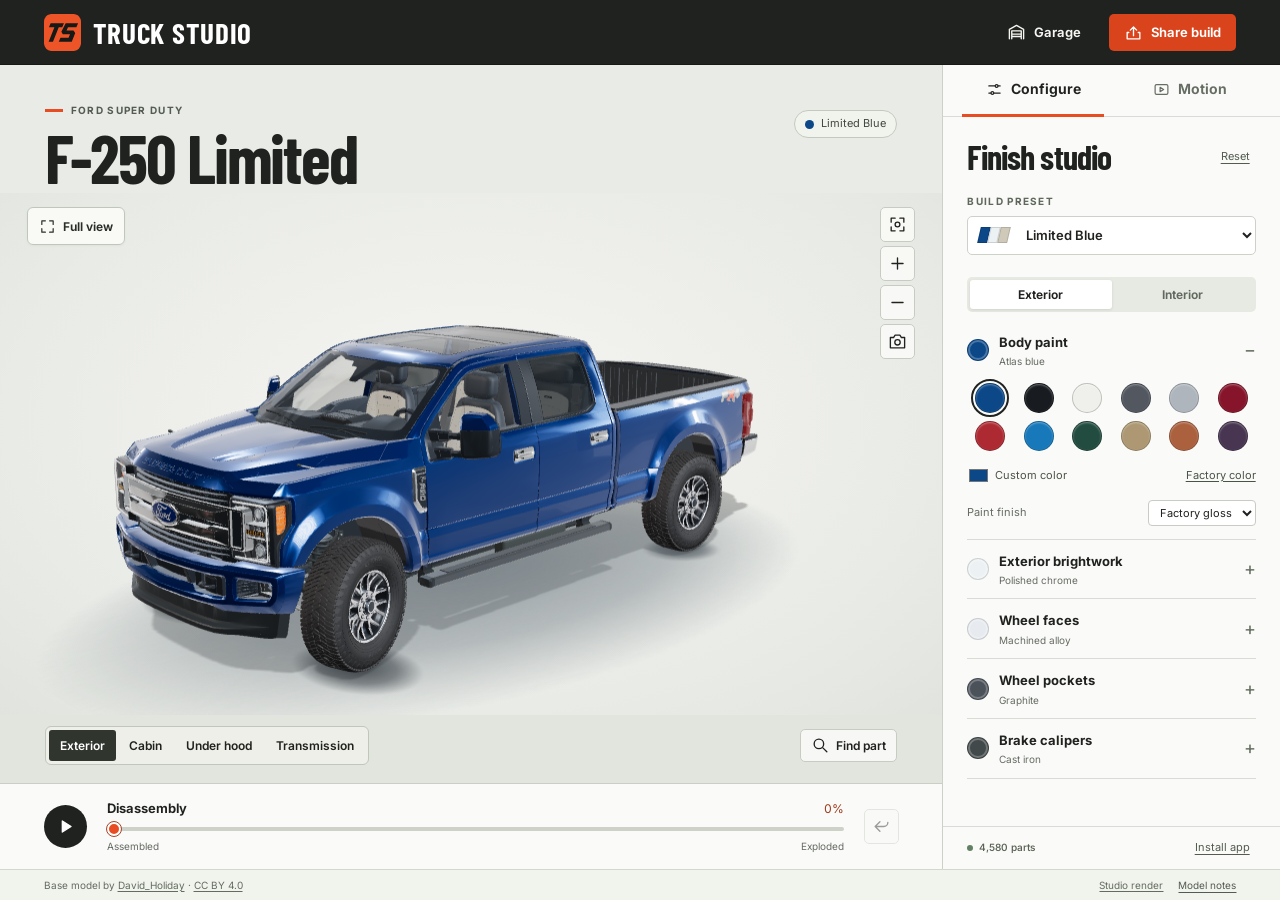
<file: index.html>
<!doctype html>
<html lang="en">
<head>
  <meta charset="utf-8"><meta name="viewport" content="width=device-width,initial-scale=1,viewport-fit=cover">
  <meta name="theme-color" content="#20221f"><meta name="apple-mobile-web-app-capable" content="yes"><meta name="apple-mobile-web-app-title" content="Truck Studio">
  <title>F-250 Super Duty · Truck Studio</title><meta name="description" content="Customize a Ford F-250 Limited, fly through its powertrain and take apart 4,580 individually moving pieces.">
  <meta property="og:type" content="website"><meta property="og:site_name" content="Truck Studio"><meta property="og:title" content="F-250 Limited · Truck Studio"><meta property="og:description" content="Open a custom build, fly under the hood and explore 4,580 moving parts."><meta property="og:image" content="https://stzsystems.github.io/truck-studio/share-preview.jpg"><meta property="og:image:width" content="1200"><meta property="og:image:height" content="630"><meta name="twitter:card" content="summary_large_image">
  <link rel="preload" href="./truck-c9411c908739.gz" as="fetch" crossorigin><link rel="icon" href="./studio-icon.svg" type="image/svg+xml"><link rel="apple-touch-icon" href="./app-180.png"><link rel="manifest" href="./app.webmanifest">
  <link rel="preload" as="font" href="./barlow-condensed-latin-700-normal.woff2" type="font/woff2" crossorigin><link rel="stylesheet" href="./viewer.css"><link rel="stylesheet" href="./full-view.css">
</head>
<body>
  <svg class="sprite" xmlns="http://www.w3.org/2000/svg" aria-hidden="true">
    <symbol id="garage-ico" viewBox="0 0 24 24"><path d="M3 20V8l9-5 9 5v12M6 20V10h12v10M7 14h10M7 17h10"/></symbol>
    <symbol id="share-ico" viewBox="0 0 24 24"><path d="m8 9 4-4 4 4m-4-4v11M6 12H4v8h16v-8h-2"/></symbol>
    <symbol id="tune" viewBox="0 0 24 24"><path d="M4 7h9m4 0h3M4 17h3m4 0h9"/><circle cx="15" cy="7" r="2"/><circle cx="9" cy="17" r="2"/></symbol>
    <symbol id="movie" viewBox="0 0 24 24"><rect x="3" y="5" width="18" height="14" rx="2"/><path d="m10 9 5 3-5 3z"/></symbol>
    <symbol id="fit" viewBox="0 0 24 24"><path d="M9 4H4v5m11-5h5v5M4 15v5h5m11-5v5h-5"/><circle cx="12" cy="12" r="3"/></symbol>
    <symbol id="plus" viewBox="0 0 24 24"><path d="M12 5v14M5 12h14"/></symbol><symbol id="minus" viewBox="0 0 24 24"><path d="M5 12h14"/></symbol>
    <symbol id="play-icon" viewBox="0 0 24 24"><path d="m8 5 11 7-11 7z" fill="currentColor"/></symbol><symbol id="pause" viewBox="0 0 24 24"><path d="M9 6v12m6-12v12" stroke-width="3.5"/></symbol>
    <symbol id="fold" viewBox="0 0 24 24"><path d="m10 6-6 6 6 6M4 12h11a5 5 0 0 0 5-5"/></symbol>
    <symbol id="camera" viewBox="0 0 24 24"><path d="M3 7h4l2-3h6l2 3h4v13H3z"/><circle cx="12" cy="13" r="3.4"/></symbol>
    <symbol id="search" viewBox="0 0 24 24"><circle cx="10" cy="10" r="6"/><path d="m15 15 5 5"/></symbol>
    <symbol id="arrow" viewBox="0 0 24 24"><path d="m7 17 10-10M8 7h9v9"/></symbol>
    <symbol id="layers" viewBox="0 0 24 24"><path d="m12 3 9 5-9 5-9-5Zm-9 9 9 5 9-5M3 16l9 5 9-5"/></symbol>
  </svg>
  <header class="mast"><div class="identity"><img src="./studio-icon.svg" width="37" height="37" alt=""><strong>TRUCK STUDIO</strong></div>
    <div class="mast-actions"><button class="garage-launch" data-open-garage><svg><use href="#garage-ico"/></svg>Garage</button><button id="share" class="share"><svg><use href="#share-ico"/></svg><span>Share build</span></button></div>
  </header>
  <main class="workspace">
    <section class="visual">
      <div class="scene-head"><div><p class="eyebrow"><i></i> FORD SUPER DUTY</p><h1>F-250 <span>Limited</span></h1></div><div class="build-tag"><span class="paint-dot"></span><span id="build-name">Limited Blue</span></div></div>
      <div id="stage" aria-label="Interactive vehicle"><img id="poster" alt="Blue Ford F-250 Limited with chrome trim" src="./truck-preview.webp" fetchpriority="high">
        <canvas id="view" tabindex="0" aria-label="3D truck. Drag to orbit and pinch or scroll to zoom."></canvas>
        <div id="stage-tools" hidden><button id="home" title="Fit view" aria-label="Reset view" disabled><svg><use href="#fit"/></svg></button><button id="zoom-in" title="Zoom in" aria-label="Zoom in"><svg><use href="#plus"/></svg></button><button id="zoom-out" title="Zoom out" aria-label="Zoom out"><svg><use href="#minus"/></svg></button><button id="capture" title="Save this view as a photo" aria-label="Save configured photo"><svg><use href="#camera"/></svg></button></div>
        <div id="message" role="status"><span class="spinner"></span><strong>Loading 3D model</strong><small id="status-progress"></small></div>
        <div id="picked" hidden role="status"></div><div id="focus-bar" hidden><button id="prev-part" aria-label="Previous part">‹</button><div><small id="focus-position"></small><strong id="focus-label"></strong></div><button id="next-part" aria-label="Next part">›</button><button id="overview" aria-label="Return to overview">×</button></div>
        <div id="tour-caption" hidden><i></i><span id="shot-name"></span></div>
      </div>
      <div class="camera-strip"><div class="camera-tabs" aria-label="Camera views"><button data-view="" aria-pressed="true">Exterior</button><button data-view="dash-console">Cabin</button><button data-view="underhood">Under hood</button><button data-view="gearbox">Transmission</button></div><div class="browse-wrap"><button id="browse" aria-label="Find a part" aria-expanded="false" aria-controls="parts-panel"><svg><use href="#search"/></svg><span>Find part</span></button>
        <section id="parts-panel" hidden><input id="part-search" type="search" aria-label="Search parts" placeholder="Find a part or assembly"><small id="result-count"></small><div id="part-results"></div></section></div></div>
      <section class="transport" aria-label="Disassembly controls"><button id="play" class="play" aria-label="Play disassembly" disabled><svg><use href="#play-icon"/></svg></button><div class="slider-block"><div class="slider-heading"><label id="slider-label" for="explode">Disassembly</label><span id="scrub-phase" hidden></span><span id="ride-steps" hidden><button type="button" id="ride-prev" aria-label="Previous part on the route" title="Previous part"><svg viewBox="0 0 20 20" aria-hidden="true"><path d="m12 5-5 5 5 5"/></svg></button><button type="button" id="ride-next" aria-label="Next part on the route" title="Next part"><svg viewBox="0 0 20 20" aria-hidden="true"><path d="m8 5 5 5-5 5"/></svg></button></span><output id="percent" for="explode">0%</output></div><input id="explode" type="range" min="0" max="1000" step="1" value="0" style="--progress:0%" disabled><div class="scale"><span>Assembled</span><button type="button" id="overview-mark" hidden title="Show the complete formation">Overview</button><span id="end-label">Exploded</span></div></div><button id="reverse" title="Reassemble" aria-label="Reassemble truck" disabled><svg><use href="#fold"/></svg></button></section>
    </section>
    <aside class="workbench"><div class="mode-tabs" aria-label="Workspace"><button data-mode="finish" aria-pressed="true"><svg><use href="#tune"/></svg>Configure</button><button data-mode="motion" aria-pressed="false"><svg><use href="#movie"/></svg>Motion</button></div>
      <section id="finish-panel" class="side-content"><div class="section-heading"><h2>Finish studio</h2><button id="reset-finish" class="text-btn">Reset</button></div>
        <label class="field-label" for="preset">Build preset</label><div class="preset-field"><div id="preset-chips"></div><select id="preset"></select></div>
        <div id="finish-sections" class="segments"><button data-section="Exterior" aria-pressed="true">Exterior</button><button data-section="Interior" aria-pressed="false">Interior</button></div><div id="channels"></div>
      </section>
      <section id="motion-panel" class="side-content" hidden><div class="section-heading"><h2>Motion studio</h2></div><label class="field-label" for="assembly">Inspection view</label><select id="assembly" class="field"><option value="">Whole truck</option></select>
        <label class="field-label" for="layout">Layout</label><select id="layout" class="field"><option value="exploded">Exploded</option><option value="line">Line flyby → FORD</option><option value="wall">Parts wall</option><option value="rings">Rings → flower</option></select>
        <h3 class="space-top">Guided tours</h3><div id="tour-list"></div>
        <div id="tour-player" hidden><div><button id="tour-toggle" aria-label="Pause tour">Pause</button><button id="tour-stop">Exit tour</button></div><input id="tour-time" type="range" min="0" max="1000" value="0" aria-label="Tour position"></div>
      </section>
      <div class="workbench-foot"><span><i></i><b id="part-count">4,580 parts</b></span><button id="install-app">Install app</button></div>
    </aside>
  </main>
  <footer><span>Base model by <a href="https://sketchfab.com/3d-models/ford-f250-8a0871ede6a149559f4629805439e228" target="_blank" rel="noopener">David_Holiday</a> · <a href="https://creativecommons.org/licenses/by/4.0/" target="_blank" rel="noopener">CC BY 4.0</a></span><div><a class="photo-link" href="./F250-studio.jpg" target="_blank" rel="noopener">Studio render</a><button id="references">Model notes</button></div></footer>
  <dialog id="share-dialog" class="studio-dialog"><form method="dialog"><h2>Share build</h2><button aria-label="Close">×</button></form><p>Anyone with this link can open these finishes and this view.</p><label class="field-label" for="share-url">Public build link</label><input id="share-url" readonly><div class="dialog-actions"><button id="copy-link" class="primary">Copy link</button><button id="system-share">Send…</button></div></dialog>
  <dialog id="install-dialog" class="studio-dialog"><form method="dialog"><h2>Install Truck Studio</h2><button aria-label="Close">×</button></form><div class="install-head"><img src="./app-180.png" alt="" width="58" height="58"><p id="install-help"></p></div></dialog>
  <div id="toast" role="status" hidden></div>
  <dialog id="reference-dialog" class="studio-dialog"><form method="dialog"><h2>Model notes</h2><button aria-label="Close notes">×</button></form>
<p>The blue Limited crew cab follows the supplied truck and photos. The diesel and transmission use the 2026 Super Duty powertrain pairing. Internal castings, bearing counts, routing and clearances are reconstructed to fit this model.</p>
<p>The parts counter counts individually movable objects. It includes separate rollers, seals and fasteners inside larger service assemblies.</p>
<ul>
<li><a href="https://www.fromtheroad.ford.com/content/dam/fordmediasite/us/en/library/2026/specs/2026_Super_Duty_Pickups_Technical_Specifications_FINAL.pdf" target="_blank" rel="noopener">Ford · 2026 Super Duty technical specifications</a></li>
<li><a href="https://www.fordservicecontent.com/Ford_Content/Catalog/service_tip_files/Replaced_67CTB03_MCS6720.pdf" target="_blank" rel="noopener">Ford/Motorcraft · illustrated 2023 6.7L diesel engine guide</a></li><li><a href="https://www.sonnax.com/tech_resources/1618-ford-10r140-valve-body-layout" target="_blank" rel="noopener">Sonnax · 10R140 valve-body diagram</a></li>
<li><a href="https://www.raybestospowertrain.com/friction-clutch-packs/rgpz-276" target="_blank" rel="noopener">Raybestos · diesel friction plates</a> and <a href="https://www.raybestospowertrain.com/steel-clutch-packs/stmford21" target="_blank" rel="noopener">steel plates</a></li>
<li><a href="https://spicerparts.com/ford/super-duty/2017-current" target="_blank" rel="noopener">Dana Spicer · Super Duty axles and driveshaft components</a></li>
<li><a href="https://www.ford.com/cl/parts/body/glass-windows-and-related-components/ford/f250-super-duty/2022?currentPage=1" target="_blank" rel="noopener">Ford · crew-cab window components</a></li></ul>
<a class="blend-link" href="./F250-Chrome-Studio.blend" download>Download Blender scene</a></dialog>
  <script type="module" src="./viewer-MPRLCJ46.js"></script>
</body></html>
</file>
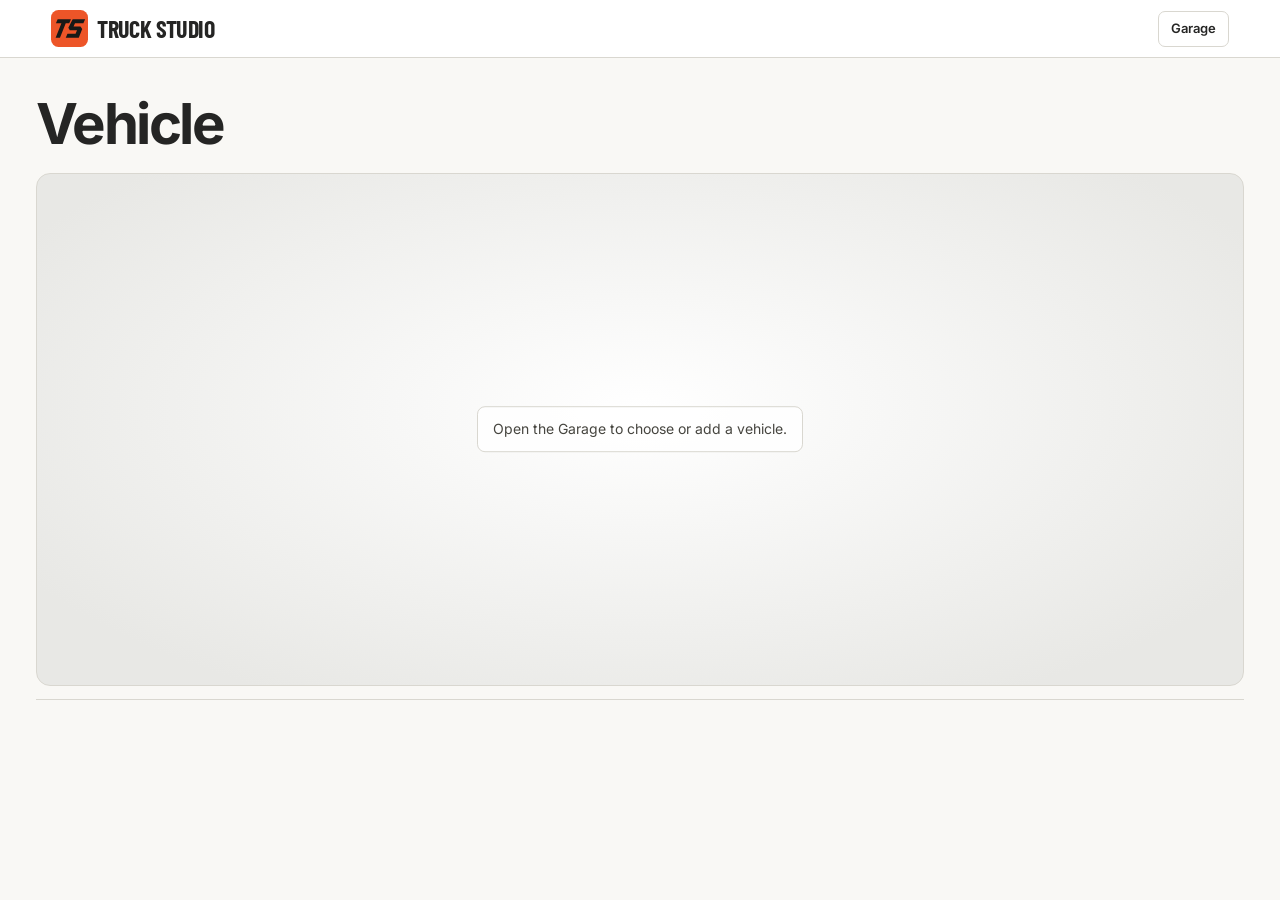
<file: vehicle.html>
<!doctype html>
<html lang="en">
<head>
  <meta charset="utf-8">
  <meta name="viewport" content="width=device-width, initial-scale=1">
  <meta name="theme-color" content="#f9f8f5">
  <title>Vehicle · Truck Studio</title>
  <link rel="icon" href="./studio-icon.svg" type="image/svg+xml">
  <link rel="apple-touch-icon" href="./app-180.png">
  <link rel="manifest" href="./app.webmanifest">
  <link rel="stylesheet" href="./garage.css" data-garage-style>
</head>
<body class="vehicle-page">
  <header class="vehicle-header">
    <a class="vehicle-home" href="./"><img src="./studio-icon.svg" width="37" height="37" alt=""><strong>TRUCK STUDIO</strong></a>
    <button type="button" data-open-garage>Garage</button>
  </header>
  <main class="vehicle-wrap">
    <div class="vehicle-titles"><div><h1 id="vehicle-name">Vehicle</h1><p id="vehicle-meta" class="vehicle-meta"></p></div></div>
    <section class="vehicle-stage" id="vehicle-stage" aria-label="3D vehicle viewer">
      <canvas id="vehicle-canvas" aria-label="Drag to orbit the 3D vehicle, scroll or pinch to zoom" tabindex="0"></canvas>
      <div class="vehicle-message" id="vehicle-message" role="status">Loading vehicle…</div>
    </section>
    <div class="vehicle-tools" id="vehicle-controls" hidden>
      <button id="vehicle-reset" type="button">Reset view</button>
      <button id="vehicle-orbit" type="button" aria-pressed="false">Orbit</button>
      <button id="vehicle-fullscreen" type="button">Fullscreen</button>
      <label id="vehicle-separation" hidden>Separate<input id="vehicle-spread" type="range" min="0" max="100" value="0" step="1"><output id="vehicle-percent">0%</output></label>
      <label id="vehicle-clips" hidden>Animation<select id="vehicle-clip"></select></label>
      <button type="button" id="vehicle-play" hidden>Play clip</button>
    </div>
    <div class="vehicle-info"><p id="vehicle-notes"></p>
      <div class="vehicle-buttons"><button class="vehicle-primary" id="vehicle-add" hidden>Add to garage</button><button type="button" id="vehicle-share" hidden>Copy link</button><button type="button" id="vehicle-publish" hidden>Publish to public garage</button></div></div>
    <p id="vehicle-owner-note" class="vehicle-status" hidden></p>
    <div class="vehicle-status" id="vehicle-status" role="status"></div>
  </main>
  <script type="module" src="./garage-vehicle-JNJ4KLIV.js"></script>
</body>
</html>
</file>
<file: viewer.css>
@font-face{font-family:Inter;src:url('./inter.woff2') format('woff2');font-weight:100 900;font-display:swap}
@font-face{font-family:Barlow Condensed;src:url('./barlow-condensed-latin-700-normal.woff2') format('woff2');font-weight:700;font-display:swap}
:root{--ink:#20221f;--muted:#666b64;--line:#d9dcd5;--accent:#e84c22;--orange:#f66537;--paper:#fafbf8;--display:'Barlow Condensed','Arial Narrow',sans-serif;font:14px/1.45 Inter,Arial,sans-serif;color:var(--ink);background:#f1f2ec}
*{box-sizing:border-box}body{margin:0;min-height:100dvh;display:flex;flex-direction:column}button,select,input{font:inherit;color:inherit}button,select{cursor:pointer}button{border:0;background:none}button:disabled,input:disabled{opacity:.43;cursor:default}button:focus-visible,select:focus-visible,a:focus-visible,input:focus-visible,canvas:focus-visible,summary:focus-visible{outline:3px solid #d84d25;outline-offset:3px}svg{display:block;width:19px;height:19px;fill:none;stroke:currentColor;stroke-width:1.7;stroke-linecap:round;stroke-linejoin:round}.sprite,[hidden]{display:none!important}h1,h2,h3,p{margin:0}img{display:block}a{color:inherit}
.mast{background:#20221f;color:white;height:65px;padding:0 clamp(18px,3.4vw,62px);display:flex;align-items:center;justify-content:space-between;border-bottom:1px solid #181917}.identity,.mast-actions,.mast button,.mode-tabs button,.workbench-foot,.camera-strip,.camera-tabs,.slider-heading,.scale,.scene-head,.section-heading,.build-tag,.dialog-actions,.install-head{display:flex;align-items:center}.identity{gap:12px}.identity img{border-radius:6px}.identity strong{font:700 29px/1 var(--display);letter-spacing:.025em}.mast-actions{gap:13px}.mast button{gap:8px;font-weight:650;font-size:13px;height:37px;border-radius:5px;padding:0 15px}.garage-launch{color:#f6f7f3}.mast .share,.primary{color:white;background:#d9441d}.mast .share:hover,.primary:hover{background:#bd3817}
.workspace{display:grid;grid-template-columns:minmax(0,1fr) clamp(310px,26.4vw,408px);flex:1;min-height:0}.visual{display:flex;flex-direction:column;min-width:0;background:#e7e9e4}.scene-head{padding:clamp(22px,3vw,46px) clamp(20px,3.5vw,62px) 0;justify-content:space-between;gap:12px;background:#e9ebe7}.eyebrow,.field-label,.workbench h3,.channel-cat{font-size:10px;font-weight:720;letter-spacing:.13em;text-transform:uppercase}.eyebrow{color:#555d53;display:flex;align-items:center;gap:8px}.eyebrow i{display:inline-block;width:18px;height:3px;background:var(--accent)}h1{font:700 clamp(48px,5.3vw,88px)/.98 var(--display);letter-spacing:-.03em;margin:6px 0 3px}.build-tag{align-self:flex-start;margin-top:7px;gap:7px;color:#42483f;border:1px solid #c4c9bf;border-radius:25px;background:#f4f5efc9;padding:5px 10px;font-size:11px;white-space:nowrap}.paint-dot{width:9px;height:9px;border-radius:50%;background:#0c4888}
#stage{position:relative;isolation:isolate;overflow:hidden;flex:1;min-height:300px;background:radial-gradient(ellipse at 50% 44%,#f5f5f0 4%,#e9ebe7 69%,#e1e4de 100%)}canvas,#poster{position:absolute;inset:0;width:100%;height:100%;display:block}canvas{touch-action:none;cursor:grab}canvas:active{cursor:grabbing}#poster{object-fit:contain;pointer-events:none;z-index:1;background:#e9ebe7}#stage-tools{position:absolute;z-index:2;right:clamp(12px,2.1vw,34px);top:14px;display:grid;gap:4px}#stage-tools button,.camera-strip #browse,#reverse{background:#f9faf7ed;border:1px solid #c6ccc2;border-radius:5px;display:grid;place-items:center;width:35px;height:35px}#stage-tools button:hover,#reverse:hover:enabled{background:white;border-color:#8b9589}#message{position:absolute;z-index:3;left:50%;bottom:10%;transform:translateX(-50%);display:flex;align-items:center;gap:8px;background:#fffefaed;border:1px solid var(--line);padding:8px 13px;border-radius:25px;color:var(--muted);font-size:12px}#message strong{font-weight:600}.spinner{width:14px;height:14px;border:2px solid #cdd0c8;border-top-color:var(--accent);border-radius:50%;animation:spin 1s linear infinite}@keyframes spin{to{transform:rotate(360deg)}}#message button{font-weight:700;text-decoration:underline}
.camera-strip{justify-content:space-between;gap:8px;padding:12px clamp(15px,3.5vw,60px) 18px;background:#e2e5de}.camera-tabs{background:#f4f5efa8;border:1px solid #c0c6bc;border-radius:6px;padding:3px;gap:2px}.camera-tabs button{font-size:12px;font-weight:600;white-space:nowrap;padding:7px 11px;border-radius:3px}.camera-tabs button[aria-pressed=true]{background:#30352e;color:white}.browse-wrap{position:relative}.camera-strip #browse{width:auto;display:flex;gap:6px;padding:0 10px;height:33px;font-size:12px;font-weight:600}
.transport{display:flex;align-items:center;gap:20px;background:var(--paper);border-top:1px solid #c9cfc4;padding:15px clamp(18px,3.4vw,60px)}.play{border-radius:50%;width:43px;height:43px;flex:none;display:grid;place-items:center;background:var(--ink);color:white}.play svg{width:19px}.slider-block{flex:1;min-width:0}.slider-heading,.scale{justify-content:space-between}.slider-heading label{font-size:13px;font-weight:670}.slider-heading output{color:#9d371a;font-size:12px;font-variant-numeric:tabular-nums}.scale{font-size:10px;color:var(--muted)}input[type=range]{appearance:none;display:block;width:100%;margin:0;height:21px;background:transparent;cursor:pointer}input[type=range]::-webkit-slider-runnable-track{height:4px;border-radius:4px;background:linear-gradient(to right,var(--accent) var(--progress,0%),#cdd1c8 var(--progress,0%))}input[type=range]::-webkit-slider-thumb{appearance:none;background:var(--accent);width:14px;height:14px;border:2px solid white;outline:1px solid #a44528;border-radius:50%;margin-top:-5px}input[type=range]::-moz-range-track{height:4px;background:#cdd1c8}input[type=range]::-moz-range-progress{height:4px;background:var(--accent)}input[type=range]::-moz-range-thumb{background:var(--accent);border:2px solid white;border-radius:50%}
.workbench{background:var(--paper);border-left:1px solid #cbd1c7;display:flex;flex-direction:column;min-width:0}.mode-tabs{display:flex;flex:none;border-bottom:1px solid var(--line);padding:0 19px;gap:15px}.mode-tabs button{height:52px;justify-content:center;gap:8px;flex:1;font-weight:670;color:#666d63;border-bottom:3px solid transparent;margin-bottom:-1px}.mode-tabs button[aria-pressed=true]{border-color:var(--accent);color:var(--ink)}.mode-tabs svg{width:17px}.side-content{padding:23px clamp(17px,1.9vw,30px) 14px;overflow-y:auto;scrollbar-width:thin;flex:1}.section-heading{justify-content:space-between;margin-bottom:20px}.section-heading h2,.studio-dialog h2{font:700 34px/1 var(--display);letter-spacing:-.025em}.text-btn,.workbench-foot button,footer button{font-size:11px;color:#535c50;text-decoration:underline;text-underline-offset:3px}.field-label,.workbench h3{display:block;color:#60685d;margin-bottom:7px}.preset-field{position:relative}.field,.preset-field select{width:100%;height:39px;border:1px solid #cdd2c8;background:white;border-radius:5px;font-size:13px;font-weight:600;padding:0 11px}.preset-field select{padding-left:54px}.preset-field #preset-chips{position:absolute;left:12px;top:50%;transform:translateY(-50%);display:flex;pointer-events:none}.preset-field i{display:block;width:10px;height:16px;transform:skewX(-13deg);border:1px solid #0002}
.segments{display:flex;padding:3px;background:#e7eae3;border-radius:5px;margin:22px 0 9px}.segments button{flex:1;border-radius:3px;font-size:12px;padding:6px;font-weight:650;color:#62695f}.segments button[aria-pressed=true]{color:var(--ink);background:white;box-shadow:0 1px 3px #1720101c}.channel{border-bottom:1px solid var(--line)}.channel summary{cursor:pointer;display:flex;align-items:center;gap:10px;list-style:none;padding:11px 0}.channel summary::-webkit-details-marker{display:none}.chip{display:block;flex:none;width:22px;height:22px;border-radius:50%;border:1px solid #0002;box-shadow:inset 0 0 0 2px #ffffff40}.channel summary strong{font-size:13px;line-height:1.2}.channel summary small{color:var(--muted);font-size:10px;display:block;margin-top:2px}.channel summary:after{content:'+';margin-left:auto;color:#697365;font-size:18px;font-weight:450}.channel[open] summary:after{content:'−'}.palette{display:grid;grid-template-columns:repeat(6,1fr);gap:8px 5px;justify-items:center;padding:3px 1px 10px}.swatch{width:30px;height:30px;position:relative;border-radius:50%;border:1px solid #0003;background:var(--swatch);box-shadow:inset 0 1px 2px #ffffff5c}.swatch[aria-pressed=true]{outline:2px solid var(--ink);outline-offset:2px}.color-tools{display:flex;align-items:center;justify-content:space-between;gap:5px;padding:2px 0 11px}.custom-color,.factory-btn{display:inline-flex;align-items:center;gap:5px;font-size:11px;color:#4a5347}.color-tools input{width:23px;height:21px;border:0;background:transparent;padding:0}.factory-btn{padding:5px 0;text-decoration:underline;text-underline-offset:2px}.sheen-row{display:flex;gap:7px;align-items:center;justify-content:space-between;padding-bottom:13px}.sheen-row label{font-size:11px;color:var(--muted)}.sheen-row select{font-size:11px;border:1px solid #c7cdc2;border-radius:4px;padding:4px 7px;background:white}
.workbench-foot{flex:none;justify-content:space-between;gap:8px;border-top:1px solid var(--line);padding:12px clamp(17px,1.9vw,30px);color:#5a6256;font-size:10px}.workbench-foot span{display:flex;align-items:center;gap:6px}.workbench-foot span i{height:6px;width:6px;border-radius:50%;background:#648064}.workbench-foot b{font-weight:550}.space-top{margin-top:24px}.field+.field-label{margin-top:12px}#tour-list{display:grid;gap:6px}.tour-card{display:flex;align-items:center;gap:10px;text-align:left;width:100%;padding:7px;border:1px solid var(--line);border-radius:5px;background:#fff}.tour-card img{width:61px;height:40px;object-fit:cover;border-radius:2px}.tour-card strong,.tour-card small{display:block}.tour-card strong{font-size:13px}.tour-card small{font-size:10px;color:#687163}.tour-card svg{width:14px;margin-left:auto;color:#854126}.tour-card[aria-pressed=true]{border-color:var(--accent);background:#fff7f1}#tour-player{border:1px solid var(--line);border-radius:5px;margin-top:9px;padding:8px}#tour-player div{display:flex;justify-content:space-between}#tour-player button{font-size:12px;font-weight:650}#tour-caption,#picked,#focus-bar{position:absolute;z-index:3;left:50%;bottom:10px;transform:translateX(-50%);max-width:85%;padding:7px 10px;border-radius:5px;background:#fcfcf7ef;font-size:12px;box-shadow:0 2px 8px #171b141c}#tour-caption{left:18px;transform:none;display:flex;align-items:center;gap:6px}#tour-caption i{background:var(--accent);width:6px;height:6px;border-radius:50%}#focus-bar{display:flex;gap:8px;align-items:center}#focus-bar div{display:grid;font-size:11px}#focus-position,#result-count{font-size:10px;color:var(--muted)}#focus-bar button{font-size:17px}#parts-panel{position:absolute;z-index:5;bottom:calc(100% + 8px);right:0;background:#fcfcf9;border:1px solid var(--line);border-radius:6px;box-shadow:0 8px 25px #18201430;padding:10px;width:min(300px,86vw)}#part-search,.studio-dialog input{width:100%;padding:8px;border:1px solid #bdc5b8;border-radius:4px;font-size:16px}#part-results{display:grid;max-height:32dvh;overflow:auto}#part-results button{text-align:left;padding:6px 3px;border-bottom:1px solid var(--line);font-size:12px}#part-results button small{display:block;color:var(--muted)}footer{display:flex;flex:none;justify-content:space-between;gap:12px;background:#f1f3ed;border-top:1px solid #d3d8ce;padding:8px clamp(16px,3.4vw,62px);font-size:10px;color:#646c60}footer div{display:flex;gap:15px}footer button{padding:0;font:inherit}footer a{text-underline-offset:2px}
.studio-dialog{width:min(430px,calc(100vw - 32px));padding:23px;color:var(--ink);border:1px solid var(--line);border-radius:9px;background:#fafbf8}.studio-dialog::backdrop{background:#181c17a9}.studio-dialog form{display:flex;justify-content:space-between;align-items:center;margin:0 0 16px}.studio-dialog form button{font-size:25px;line-height:1}.studio-dialog p{color:var(--muted);font-size:13px;margin:8px 0 16px}.studio-dialog .dialog-actions{gap:8px;margin-top:13px}.dialog-actions button,.blend-link{border:1px solid var(--line);padding:8px 14px;border-radius:4px;font-size:12px;font-weight:650}.install-head{gap:12px}.install-head img{border-radius:10px}.install-head p{margin:0}#reference-dialog{font-size:13px;max-height:80dvh}#reference-dialog ul{padding-left:18px}#reference-dialog li{margin:4px 0}.blend-link{display:inline-block;text-decoration:none}.toast,#toast{position:fixed;z-index:12;bottom:25px;left:50%;transform:translateX(-50%);background:#222720;color:white;border-radius:4px;padding:9px 15px;text-align:center;font-size:12px}
@media(min-width:801px){body{height:100dvh;min-height:570px}.visual,.workbench{min-height:0}.workspace{overflow:hidden}#stage{min-height:0}.camera-strip{margin-top:-1px}}
@media(max-width:800px){.mast{height:56px}.identity strong{font-size:24px}.identity{gap:8px}.identity img{width:31px;height:31px}.mast-actions{gap:3px}.mast button{font-size:12px;padding:0 10px}.workspace{display:flex;flex-direction:column}.scene-head{padding:18px 17px 0}.scene-head h1{font-size:46px}.eyebrow{font-size:9px}.build-tag{font-size:10px}.visual{flex:none}.visual #stage{height:clamp(218px,35dvh,370px);min-height:0;flex:none}.camera-strip{padding:8px 12px 10px;gap:5px}.camera-tabs{gap:0}.camera-tabs button{padding:6px 7px;font-size:11px}.camera-strip #browse{width:31px;height:31px;padding:0;justify-content:center}.camera-strip #browse span{display:none}.transport{padding:10px 14px;gap:12px}.play{width:36px;height:36px}#reverse{width:31px;height:31px}.workbench{border-left:0;border-top:1px solid var(--line)}.mode-tabs{padding:0 16px}.mode-tabs button{height:44px}.side-content{overflow:visible;padding:19px 19px 16px}.section-heading{margin-bottom:14px}.section-heading h2{font-size:30px}.palette{grid-template-columns:repeat(6,1fr);justify-items:start;padding-left:3px}.segments{margin:16px 0 5px}.workbench-foot{padding:13px 18px}.mast .share svg{width:15px}.workbench-foot b,footer{font-size:10px}#stage-tools{right:9px;top:5px}#stage-tools button{width:28px;height:28px}#stage-tools svg{width:15px}#message{bottom:4%;font-size:10px;padding:5px 9px}footer{flex-wrap:wrap}#focus-bar{max-width:95%;width:max-content}.studio-dialog input{font-size:16px}}
@media(max-width:360px){.mast{padding:0 10px}.mast button{padding:0 6px}.camera-tabs button{padding:6px 5px}}
@media(prefers-reduced-motion:reduce){.spinner{animation:none}}
.identity strong,.mast button{white-space:nowrap}.tour-arrow{margin-left:auto;padding:0 7px;color:var(--accent);font-size:11px}
@media(max-width:800px) and (min-height:600px){
  body{height:100dvh;min-height:0;overflow:hidden}.mast{flex:none;padding-inline:14px;height:49px}.identity strong{font-size:22px}.mast button{padding-inline:8px}.workspace{flex:1;min-height:0;overflow:hidden}
  .scene-head{padding-top:11px}.scene-head h1{font-size:39px}.visual #stage{height:clamp(145px,27dvh,260px)}.camera-strip{padding-block:5px 7px}.transport{padding-block:7px}
  .workbench{min-height:0;flex:1}.side-content{min-height:0;overflow-y:auto;overscroll-behavior:contain;padding-block:13px}.mode-tabs button{height:37px}
  .section-heading{margin-bottom:10px}.section-heading h2{font-size:27px}.segments{margin:12px 0 3px}.workbench-foot{padding:6px 16px}footer{padding:5px 13px max(5px,env(safe-area-inset-bottom));font-size:9px}
}
@media(max-width:345px){.identity strong{font-size:19px}.mast button{font-size:11px}.mast-actions button svg{width:13px}}

#scrub-phase{flex:1;min-width:0;overflow:hidden;text-overflow:ellipsis;white-space:nowrap;margin-inline:8px;font-size:11px;color:var(--muted,#99a6b7);font-weight:500}
.scale{position:relative}
#overview-mark{position:absolute;left:38%;transform:translateX(-50%);top:-4px;padding:2px 6px;min-height:18px;border:0;background:transparent;color:#854120;text-decoration:underline;text-underline-offset:2px;font:inherit;cursor:pointer}
#overview-mark:focus-visible{outline:1px solid currentColor}

#ride-steps:not([hidden]){display:inline-flex;align-items:center;margin-right:5px;gap:4px}
#ride-steps button{display:grid;place-items:center;width:32px;height:26px;border:1px solid #c6ccc2;background:#f4f5f1;color:var(--ink);border-radius:4px}
#ride-steps button:disabled{opacity:.42}
#ride-steps svg{width:14px;height:14px;fill:none;stroke:currentColor;stroke-width:1.8}
@media(pointer:coarse){#ride-steps button{width:36px;height:30px}}
</file>
<file: full-view.css>
#enter-full-view,.full-actions button{
  align-items:center;justify-content:center;gap:7px;border:1px solid #bfc7bb;border-radius:6px;
  min-height:38px;padding:0 11px;background:#fafbf7f0;color:#292e27;font:650 12px/1.1 Inter,Arial,sans-serif;
  box-shadow:0 1px 3px #1920170b;white-space:nowrap;touch-action:manipulation
}
#enter-full-view{position:absolute;z-index:3;top:14px;left:clamp(12px,2.1vw,34px);display:inline-flex}
#enter-full-view svg,.full-actions svg{width:17px;height:17px;flex:none}
#enter-full-view:hover,.full-actions button:hover{border-color:#838e80;background:white}
.full-actions,.full-orientation-hint,.full-rail{display:none}
html.truck-full-view,html.truck-full-view body{height:100%;min-height:0;overflow:hidden;overscroll-behavior:none}
html.truck-full-view body>.mast,html.truck-full-view .workbench,html.truck-full-view body>footer,
html.truck-full-view .visual>.scene-head,html.truck-full-view .visual>.camera-strip{display:none}
html.truck-full-view .workspace{display:block;margin:0;padding:0;overflow:visible}
html.truck-full-view .visual{
  position:fixed;inset:0;z-index:9;display:flex;flex-direction:column;width:100%;height:100%;
  height:100dvh;max-width:none;min-height:0;overflow:hidden;background:#e8ebe5
}
html.truck-full-view .visual #stage{
  width:100%;height:auto;flex:1 1 0;min-height:0;max-height:none;inset:auto;overflow:hidden
}
html.truck-full-view .full-actions{position:absolute;z-index:4;display:flex;align-items:center;gap:6px;
  top:max(10px,env(safe-area-inset-top));left:max(12px,env(safe-area-inset-left))}
.full-actions button{display:inline-flex;min-height:40px}
html.truck-full-view #stage-tools{right:max(12px,env(safe-area-inset-right));top:max(10px,env(safe-area-inset-top))}
html.truck-full-view #stage-tools button{width:39px;height:39px}
html.truck-full-view .full-rail{
  flex:none;display:block;background:var(--paper,#fafbf8);border-top:1px solid #c9cfc4;
  padding:8px max(16px,env(safe-area-inset-right)) 0 max(16px,env(safe-area-inset-left))
}
.full-selectors{display:flex;gap:12px;align-items:center;max-width:1060px;margin:0 auto}
.full-field{display:flex;align-items:center;gap:6px;min-width:0;flex:1}
.full-field>span{color:#5f675c;font:650 11px/1.2 Inter,Arial,sans-serif;white-space:nowrap}
.full-selectors .full-field select{display:block;min-width:0;width:100%;height:34px;margin:0;padding:0 5px;background:white;
  color:#282e25;border:1px solid #cbd1c5;border-radius:5px;font:600 12px/1.2 Inter,Arial,sans-serif;text-overflow:ellipsis}
html.truck-full-view .visual>.transport{
  order:3;flex:none;display:flex;align-items:center;gap:clamp(10px,2vw,24px);min-height:0;
  border:0;padding:8px max(16px,env(safe-area-inset-right)) max(10px,env(safe-area-inset-bottom)) max(16px,env(safe-area-inset-left));
  background:var(--paper,#fafbf8)
}
html.truck-full-view .transport #play,html.truck-full-view .transport #reverse{width:44px;height:44px;flex:none}
html.truck-full-view .transport .slider-block{max-width:none;min-width:0;flex:1 1 0}
html.truck-full-view .transport #explode{padding:0;height:26px;touch-action:pan-y}
html.truck-full-view .transport .slider-heading{gap:8px}
html.truck-full-view .transport #scrub-phase{min-width:0;overflow:hidden;text-overflow:ellipsis;white-space:nowrap}
html.truck-full-view .full-rail #tour-player:not([hidden]){
  display:flex;align-items:center;gap:12px;max-width:1060px;margin:0 auto 6px;padding:4px 8px;border-color:#d2d7cc;background:#edf0e9
}
.full-rail #tour-player>div{display:flex;align-items:center;gap:10px;flex:none}
.full-rail #tour-player button{min-height:27px;white-space:nowrap}
.full-rail #tour-time{min-width:0;flex:1;touch-action:pan-y}
@media(pointer:coarse) and (orientation:portrait){
  html.truck-full-view .full-orientation-hint{
    position:absolute;z-index:2;display:block;pointer-events:none;bottom:8%;inset-inline:8px;text-align:center;
    color:#525b4e;font-size:12px;text-shadow:0 1px 2px #fff
  }
  html.truck-full-view #tour-caption:not([hidden])~.full-orientation-hint,
  html.truck-full-view #picked:not([hidden])~.full-orientation-hint,
  html.truck-full-view #focus-bar:not([hidden])~.full-orientation-hint{display:none}
}
@media(max-width:660px){
  .full-selectors{gap:6px}
  .full-field{display:grid;gap:2px;grid-template-columns:minmax(0,1fr)}
  .full-field>span{font-size:10px}
  .full-selectors .full-field select{height:36px;font-size:12px}
  #enter-full-view{top:8px;left:10px;min-height:33px;padding:0 8px}
}
@media(orientation:landscape) and (max-height:540px){
  html.truck-full-view .full-rail{padding-top:5px}
  html.truck-full-view .visual>.transport{padding-top:2px;padding-bottom:max(4px,env(safe-area-inset-bottom))}
  html.truck-full-view .transport .scale{font-size:10px;min-height:13px}
  html.truck-full-view .transport #explode{height:22px}
  html.truck-full-view .full-actions{top:max(5px,env(safe-area-inset-top))}
  html.truck-full-view #stage-tools{top:max(5px,env(safe-area-inset-top));display:flex}
  html.truck-full-view .full-field{display:flex;gap:5px}
  html.truck-full-view .full-field>span{font-size:10px}
  html.truck-full-view .full-rail #tour-player:not([hidden]){margin-bottom:3px;padding-block:1px}
}
@media(max-width:520px) and (orientation:landscape){
  html.truck-full-view .full-field>span{display:none}
  html.truck-full-view .full-actions button span{display:none}
  html.truck-full-view .full-actions button{width:38px}
}
</file>
<file: garage.css>
@font-face{font-family:'Barlow Condensed';src:url('./barlow-condensed-latin-700-normal.woff2') format('woff2');font-weight:700;font-display:swap}
@font-face{font-family:Inter;src:url('./inter.woff2') format('woff2');font-weight:100 900;font-display:swap}
.garage-dialog,.vehicle-page {
  --garage-ink:#252524;--garage-muted:#64635e;--garage-paper:#f9f8f5;--garage-line:#d9d7d0;--garage-accent:#ed5528;
  font-family:Inter,Arial,sans-serif;color:var(--garage-ink);font-size:14px;line-height:1.4;
}
.garage-dialog,.garage-dialog *,.vehicle-page,.vehicle-page *{box-sizing:border-box}
.garage-dialog[open]{display:block;margin:auto;width:min(620px,calc(100% - 24px));max-width:none;height:auto;max-height:min(90dvh,850px);padding:0;color:var(--garage-ink);border:1px solid var(--garage-line);border-radius:18px;background:var(--garage-paper);overflow:auto;box-shadow:0 16px 100px #1d170f58}
.garage-dialog::backdrop{background:#211f1a75;backdrop-filter:blur(3px)}
.garage-dialog [hidden],.vehicle-page [hidden]{display:none!important}
.garage-box{padding:24px}
.garage-head,.garage-bar,.garage-form-actions,.garage-card-actions,.vehicle-header,.vehicle-tools{display:flex;align-items:center;gap:10px}
.garage-dialog .garage-head{position:static;justify-content:space-between;background:transparent;box-shadow:none;height:auto;padding:0;margin:0 0 18px;border:none;color:var(--garage-ink)}
.garage-head h2,.garage-dialog h3,.vehicle-page h1{margin:0;letter-spacing:-.045em;font-weight:700}
.garage-head h2{font-size:30px}.garage-dialog h3{font-size:24px;margin:9px 0 10px}
.garage-dialog :is(button,a),.vehicle-page :is(button,.vehicle-button){display:inline-flex;align-items:center;justify-content:center;gap:5px;margin:0;border:1px solid var(--garage-line);border-radius:7px;padding:8px 12px;background:white;color:var(--garage-ink);font:600 13px/1.2 Inter,Arial,sans-serif;text-decoration:none;cursor:pointer;min-height:36px}
.garage-dialog :is(button,a):hover,.vehicle-page :is(button,.vehicle-button):hover{border-color:#929087}
.garage-dialog :focus-visible,.vehicle-page :focus-visible{outline:2px solid var(--garage-accent);outline-offset:3px}
.garage-dialog .garage-close{font-family:Arial,sans-serif;font-size:24px;border:0;background:transparent;min-width:40px;min-height:40px;padding:0}
.garage-dialog .garage-primary,.vehicle-page .vehicle-primary{background:var(--garage-accent);color:#1f1713;border-color:var(--garage-accent);font-weight:750}
.garage-dialog .garage-back{background:transparent;border:0;padding:4px 0;color:var(--garage-muted)}
.garage-bar{justify-content:space-between;margin-bottom:12px;color:var(--garage-muted)}
.garage-card{display:grid;grid-template-columns:78px 1fr auto;gap:14px;align-items:center;min-height:80px;border-top:1px solid var(--garage-line);padding:12px 0;background:transparent}
.garage-card img,.garage-card-mark{display:block;width:78px;height:56px;object-fit:cover;border-radius:5px;background:#e7e4dd}
.garage-card-mark{display:grid;place-items:center;color:#848177}.garage-card-mark svg{width:33px;height:33px}
.garage-card strong,.garage-card small{display:block;white-space:normal;overflow-wrap:anywhere}.garage-card strong{font-size:15px}.garage-card small{color:var(--garage-muted);font-size:12px;margin-top:3px}
.garage-card-actions{gap:5px}.garage-card-actions a,.garage-card-actions button{font-size:12px;padding:6px 9px}
.garage-dialog form{display:grid;gap:12px;margin:0}
.garage-dialog :is(label,legend){font:600 12px/1.4 Inter,Arial,sans-serif;color:var(--garage-ink)}
.garage-dialog form>label,.garage-fields label,.garage-dialog [data-source]>label{display:grid;gap:5px}
.garage-dialog input:not([type=radio]),.garage-dialog textarea,.garage-status input{border:1px solid var(--garage-line);background:white;color:var(--garage-ink);border-radius:6px;font:400 14px/1.45 Inter,Arial,sans-serif;padding:8px 10px;min-width:0;width:100%;height:auto}
.garage-dialog textarea{resize:vertical}.garage-dialog fieldset{border:none;margin:0;padding:0}.garage-dialog legend{margin-bottom:5px}
.garage-fields{display:grid;grid-template-columns:.65fr 1fr 1.1fr;gap:10px}
.garage-source{display:flex;flex-wrap:wrap;gap:5px}.garage-source label{display:flex;align-items:center;gap:6px;background:white;border:1px solid var(--garage-line);border-radius:6px;padding:7px 10px;cursor:pointer}.garage-source input{accent-color:#cf451c}
.garage-dialog p,.garage-status,.vehicle-status{font-size:12px;color:var(--garage-muted);line-height:1.5;margin:6px 0 0;overflow-wrap:anywhere}
.garage-status:not(:empty){margin-top:12px}.garage-dialog .garage-form-actions{justify-content:space-between}
.garage-dialog [disabled],.vehicle-page [disabled]{opacity:.5;cursor:default}
.vehicle-page{margin:0;background:var(--garage-paper);min-height:100dvh}
.vehicle-header{justify-content:space-between;min-height:58px;padding:8px clamp(15px,4vw,64px);border-bottom:1px solid var(--garage-line);background:#fff}
.vehicle-header .vehicle-home{display:inline-flex;align-items:center;gap:9px;font:700 24px/1 'Barlow Condensed','Arial Narrow',sans-serif;letter-spacing:-.025em;color:var(--garage-ink);text-decoration:none}
.vehicle-wrap{margin:0 auto;padding:clamp(16px,2.8vw,38px);max-width:1380px}
.vehicle-titles{display:flex;justify-content:space-between;align-items:end;gap:12px;margin-bottom:14px}
.vehicle-page h1{font-size:clamp(27px,4.4vw,58px);line-height:1.05;overflow-wrap:anywhere}.vehicle-meta{margin:6px 0 0;color:var(--garage-muted)}
.vehicle-stage{position:relative;min-height:260px;height:min(57dvh,630px);overflow:hidden;background:radial-gradient(ellipse at 50% 46%,#fff 0%,#e8e8e5 84%);border:1px solid var(--garage-line);border-radius:14px}
.vehicle-stage canvas{display:block;width:100%;height:100%;touch-action:none}
.vehicle-message{position:absolute;top:50%;left:50%;transform:translate(-50%,-50%);color:#46453f;text-align:center;padding:12px 15px;background:#ffffffde;border:1px solid var(--garage-line);border-radius:8px;max-width:80%}
.vehicle-tools{margin:10px 0;flex-wrap:wrap}.vehicle-tools label{display:flex;align-items:center;gap:9px;color:var(--garage-muted);font-size:12px}
.vehicle-tools input{accent-color:#d94a21;width:clamp(95px,17vw,230px)}.vehicle-tools select{font:inherit;border:1px solid var(--garage-line);background:white;border-radius:6px;padding:6px;max-width:180px}
.vehicle-info{display:flex;align-items:flex-start;justify-content:space-between;gap:14px;border-top:1px solid var(--garage-line);padding:14px 0;margin-top:13px}
.vehicle-info p{margin:0;white-space:pre-line;overflow-wrap:anywhere}.vehicle-info .vehicle-buttons{display:flex;flex-wrap:wrap;gap:7px;flex:none}
.vehicle-stage:fullscreen{border:0;border-radius:0}
@media(max-width:620px){
  .garage-box{padding:17px}.garage-card{grid-template-columns:57px 1fr auto;gap:8px}.garage-card img,.garage-card-mark{width:57px;height:48px}.garage-fields{gap:6px}
  .garage-card-actions{flex-direction:column;align-items:stretch}.garage-card-actions :is(button,a){min-height:30px}
  .vehicle-info{flex-direction:column}.vehicle-titles{align-items:start;flex-direction:column}.vehicle-header{min-height:49px}.vehicle-wrap{padding:15px}.vehicle-stage{height:55dvh}.vehicle-tools{gap:7px}
}
@media(prefers-reduced-motion:reduce){.garage-dialog *,.vehicle-page *{scroll-behavior:auto}}
</file>
